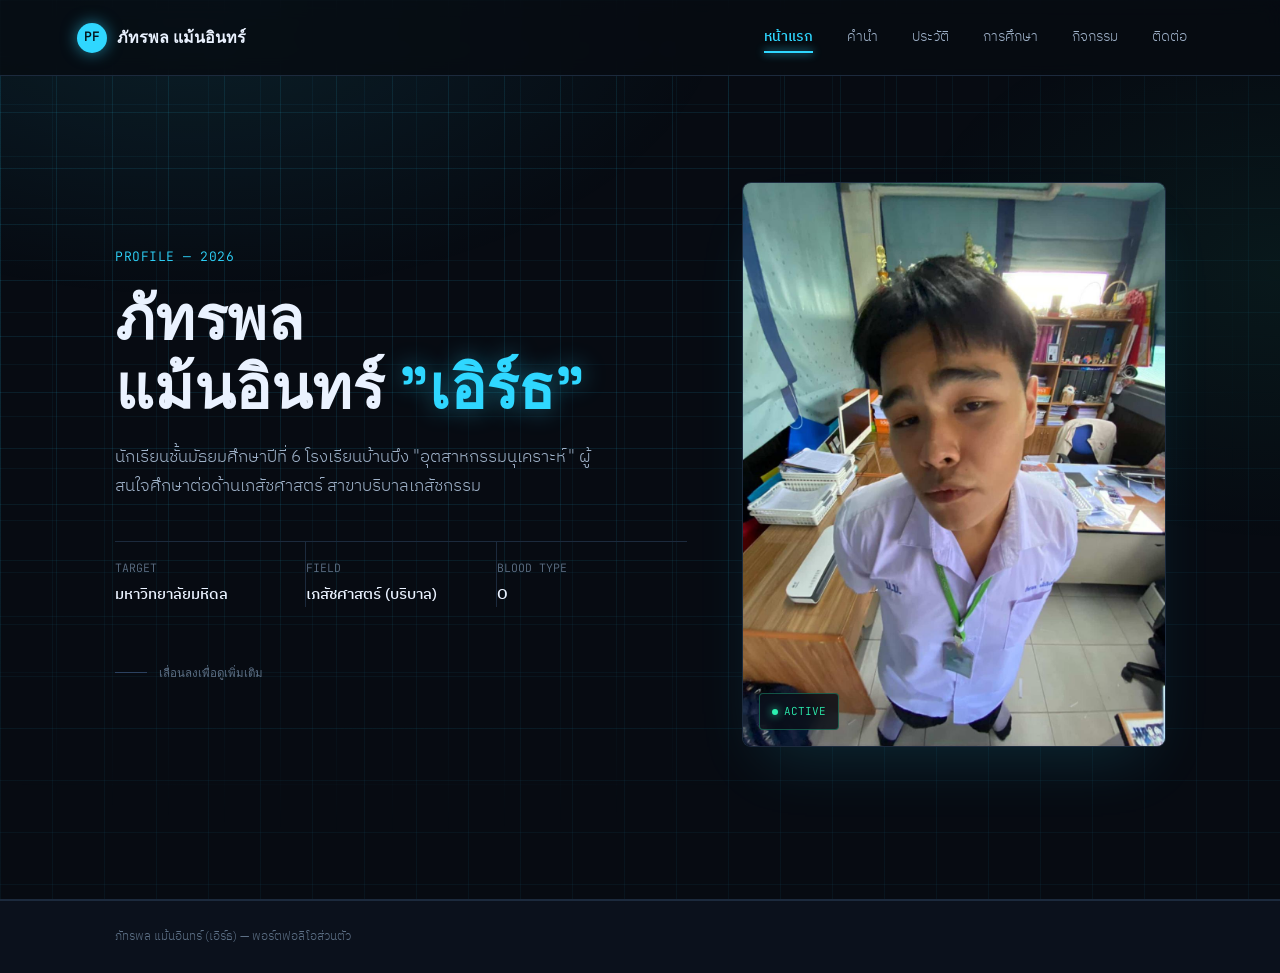
<file: index.html>
<!DOCTYPE html>
<html lang="th">
<head>
<meta charset="UTF-8">
<meta name="viewport" content="width=device-width, initial-scale=1.0">
<title>ภัทรพล แม้นอินทร์ | Portfolio</title>
<link rel="preconnect" href="https://fonts.googleapis.com">
<link rel="preconnect" href="https://fonts.gstatic.com" crossorigin>
<link href="https://fonts.googleapis.com/css2?family=Space+Grotesk:wght@400;500;600;700&family=IBM+Plex+Sans+Thai:wght@300;400;500;600;700&family=JetBrains+Mono:wght@400;500&display=swap" rel="stylesheet">
<link rel="stylesheet" href="style.css">
</head>
<body>

<header class="topnav">
  <a href="index.html" class="brand"><span class="rx mono">PF</span>ภัทรพล แม้นอินทร์</a>
  <nav class="links" id="navLinks">
    <a href="index.html">หน้าแรก</a>
    <a href="intro.html">คำนำ</a>
    <a href="profile.html">ประวัติ</a>
    <a href="education.html">การศึกษา</a>
    <a href="activities.html">กิจกรรม</a>
    <a href="contact.html">ติดต่อ</a>
  </nav>
  <button class="nav-toggle" id="navToggle" aria-label="เปิดเมนู"><span></span><span></span><span></span></button>
</header>

<section id="home">
  <div class="grid-field"></div>
  <div class="home-wrap">
    <div class="home-copy">
      <div class="eyebrow">PROFILE — 2026</div>
      <h1>ภัทรพล<br>แม้นอินทร์<span class="nick"> "เอิร์ธ"</span></h1>
      <p class="role">นักเรียนชั้นมัธยมศึกษาปีที่ 6 โรงเรียนบ้านบึง "อุตสาหกรรมนุเคราะห์" ผู้สนใจศึกษาต่อด้านเภสัชศาสตร์ สาขาบริบาลเภสัชกรรม</p>
      <div class="stat-row">
        <div class="stat"><div class="n">TARGET</div><div class="v">มหาวิทยาลัยมหิดล</div></div>
        <div class="stat"><div class="n">FIELD</div><div class="v">เภสัชศาสตร์ (บริบาล)</div></div>
        <div class="stat"><div class="n">BLOOD TYPE</div><div class="v">O</div></div>
      </div>
      <div class="scroll-cue"><div class="line"></div>เลื่อนลงเพื่อดูเพิ่มเติม</div>
    </div>
    <div class="hero-photo">
      <img id="imgHero" alt="รูปโปรไฟล์ ภัทรพล แม้นอินทร์" onerror="this.style.display='none';this.nextElementSibling.style.display='flex';">
      <div class="ph-fallback" style="display:none;">[ ไม่พบไฟล์รูป ]<br>heroProfile</div>
      <div class="vital-tag"><span class="dot"></span>ACTIVE</div>
    </div>
  </div>
</section>

<footer>ภัทรพล แม้นอินทร์ (เอิร์ธ) — พอร์ตฟอลิโอส่วนตัว</footer>

<script src="common.js"></script>
<script>
  applyImage('imgHero','heroProfile');
</script>

</body>
</html>
</file>
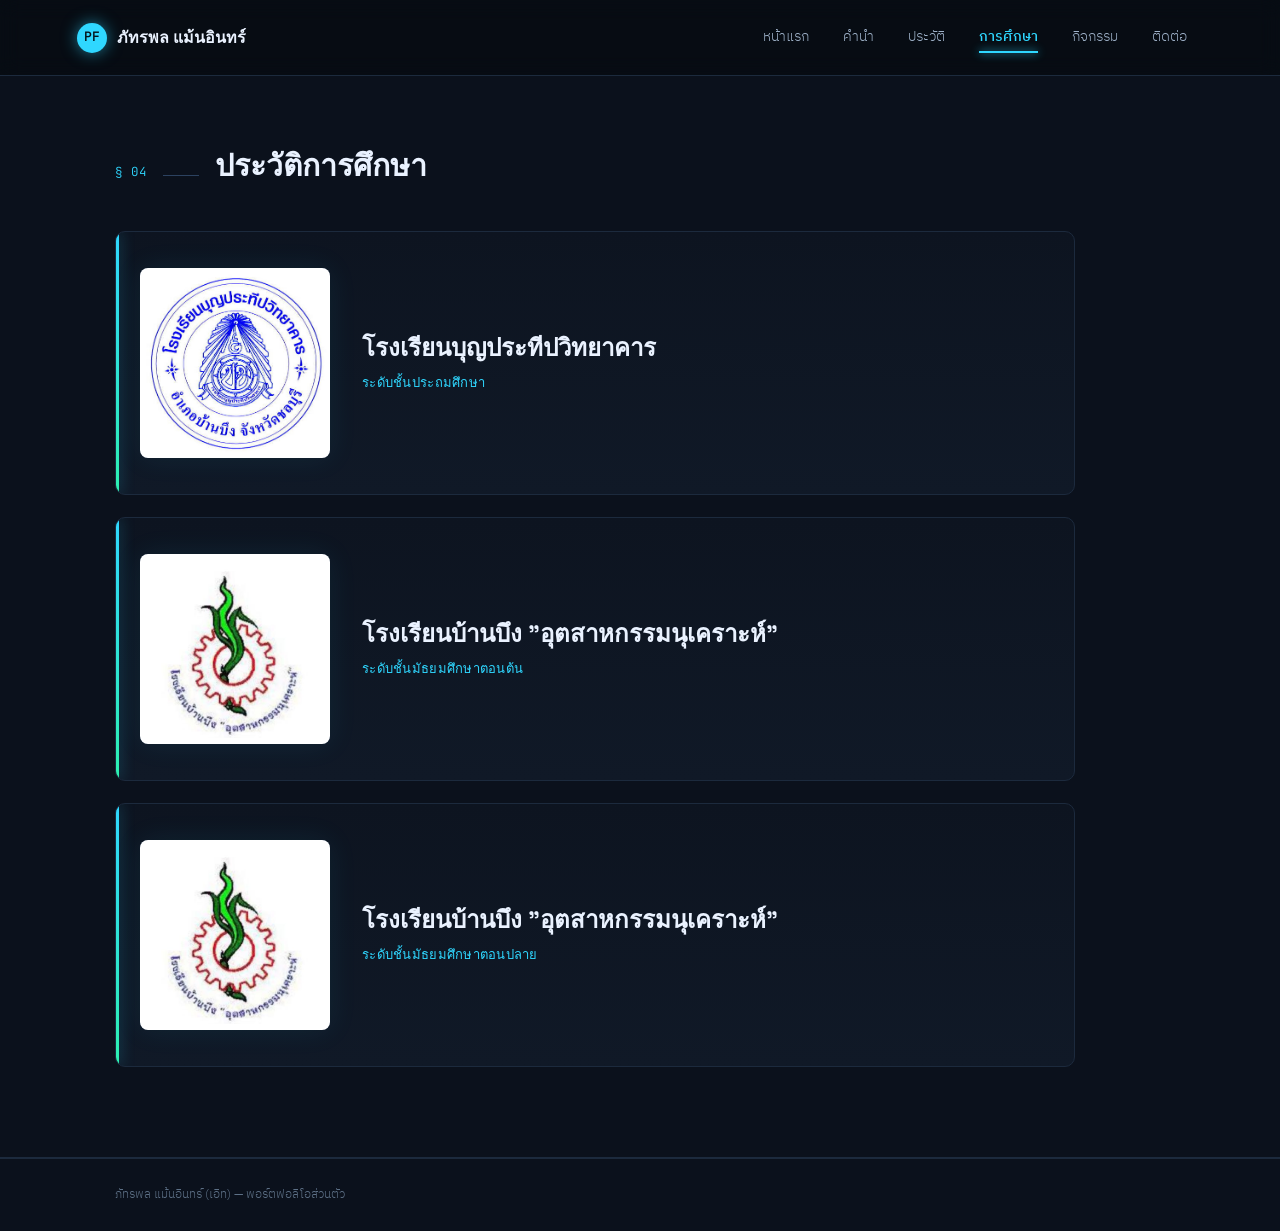
<file: education.html>
<!DOCTYPE html>
<html lang="th">
<head>
<meta charset="UTF-8">
<meta name="viewport" content="width=device-width, initial-scale=1.0">
<title>ประวัติการศึกษา | ภัทรพล แม้นอินทร์</title>
<link rel="preconnect" href="https://fonts.googleapis.com">
<link rel="preconnect" href="https://fonts.gstatic.com" crossorigin>
<link href="https://fonts.googleapis.com/css2?family=Space+Grotesk:wght@400;500;600;700&family=IBM+Plex+Sans+Thai:wght@300;400;500;600;700&family=JetBrains+Mono:wght@400;500&display=swap" rel="stylesheet">
<link rel="stylesheet" href="style.css">
</head>
<body>

<header class="topnav">
  <a href="index.html" class="brand"><span class="rx mono">PF</span>ภัทรพล แม้นอินทร์</a>
  <nav class="links" id="navLinks">
    <a href="index.html">หน้าแรก</a>
    <a href="intro.html">คำนำ</a>
    <a href="profile.html">ประวัติ</a>
    <a href="education.html">การศึกษา</a>
    <a href="activities.html">กิจกรรม</a>
    <a href="contact.html">ติดต่อ</a>
  </nav>
  <button class="nav-toggle" id="navToggle" aria-label="เปิดเมนู"><span></span><span></span><span></span></button>
</header>

<section id="education">
  <div class="kicker"><span class="code mono">§ 04</span><div class="rule"></div><h2>ประวัติการศึกษา</h2></div>
  <div class="timeline">
    <div class="tl-item">
      <div class="tl-logo-wrap"><img class="tl-logo" id="imgEdu1" alt="โลโก้โรงเรียนบุญประทีปวิทยาคาร" onerror="this.style.display='none';"></div>
      <div><h3>โรงเรียนบุญประทีปวิทยาคาร</h3><div class="lvl">ระดับชั้นประถมศึกษา</div></div>
    </div>
    <div class="tl-item">
      <div class="tl-logo-wrap"><img class="tl-logo" id="imgEdu2" alt="โลโก้โรงเรียนบ้านบึงอุตสาหกรรมนุเคราะห์" onerror="this.style.display='none';"></div>
      <div><h3>โรงเรียนบ้านบึง "อุตสาหกรรมนุเคราะห์"</h3><div class="lvl">ระดับชั้นมัธยมศึกษาตอนต้น</div></div>
    </div>
    <div class="tl-item">
      <div class="tl-logo-wrap"><img class="tl-logo" id="imgEdu3" alt="โลโก้โรงเรียนบ้านบึงอุตสาหกรรมนุเคราะห์" onerror="this.style.display='none';"></div>
      <div><h3>โรงเรียนบ้านบึง "อุตสาหกรรมนุเคราะห์"</h3><div class="lvl">ระดับชั้นมัธยมศึกษาตอนปลาย</div></div>
    </div>
  </div>
</section>

<footer>ภัทรพล แม้นอินทร์ (เอิท) — พอร์ตฟอลิโอส่วนตัว</footer>

<script src="common.js"></script>
<script>
  applyImage('imgEdu1','eduLogo1');
  applyImage('imgEdu2','eduLogo2');
  applyImage('imgEdu3','eduLogo3');
</script>

</body>
</html>
</file>
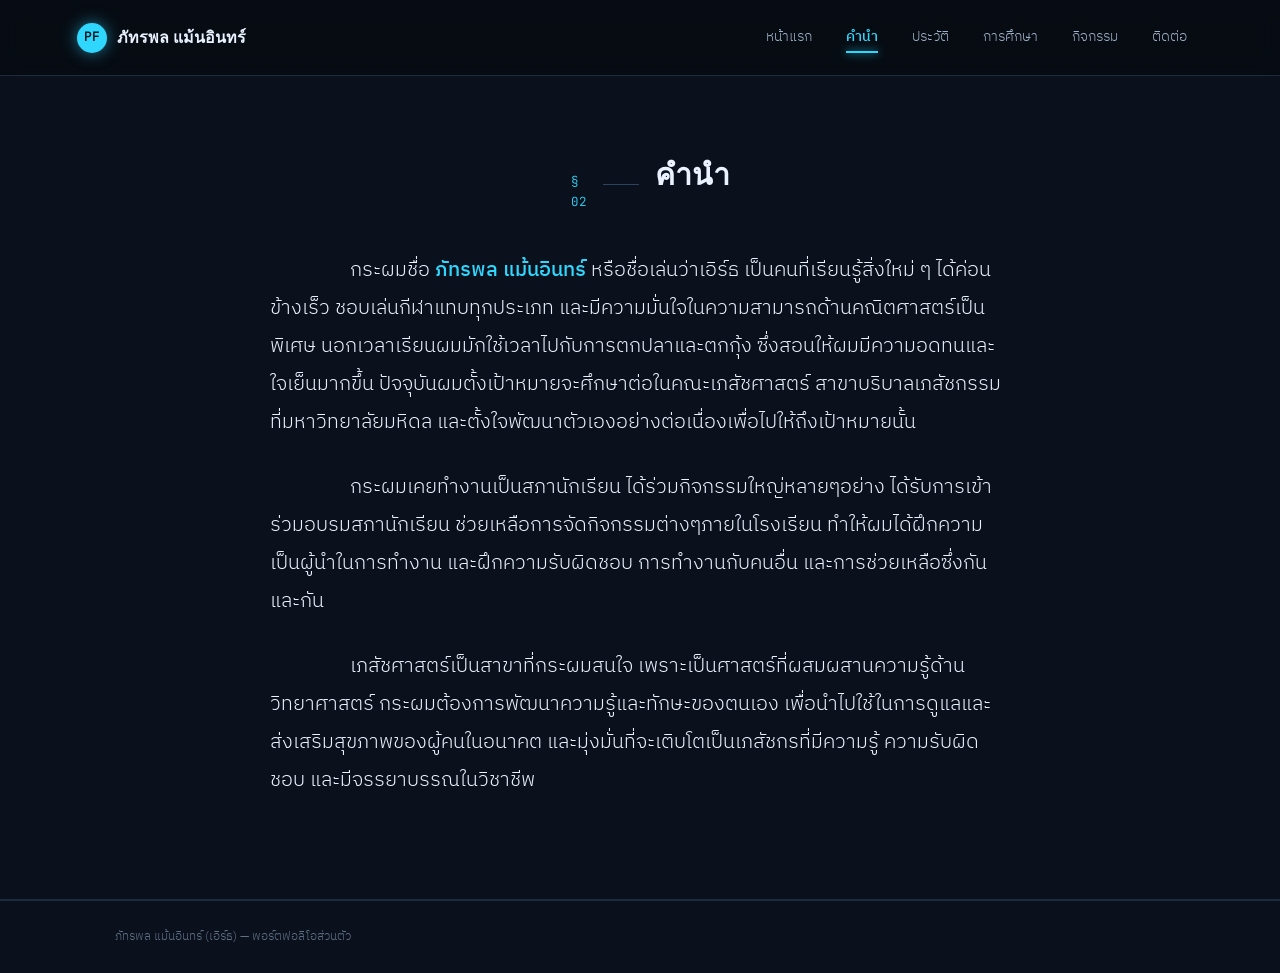
<file: intro.html>
<!DOCTYPE html>
<html lang="th">
<head>
<meta charset="UTF-8">
<meta name="viewport" content="width=device-width, initial-scale=1.0">
<title>คำนำ | ภัทรพล แม้นอินทร์</title>
<link rel="preconnect" href="https://fonts.googleapis.com">
<link rel="preconnect" href="https://fonts.gstatic.com" crossorigin>
<link href="https://fonts.googleapis.com/css2?family=Space+Grotesk:wght@400;500;600;700&family=IBM+Plex+Sans+Thai:wght@300;400;500;600;700&family=JetBrains+Mono:wght@400;500&display=swap" rel="stylesheet">
<link rel="stylesheet" href="style.css">
</head>
<body>

<header class="topnav">
  <a href="index.html" class="brand"><span class="rx mono">PF</span>ภัทรพล แม้นอินทร์</a>
  <nav class="links" id="navLinks">
    <a href="index.html">หน้าแรก</a>
    <a href="intro.html">คำนำ</a>
    <a href="profile.html">ประวัติ</a>
    <a href="education.html">การศึกษา</a>
    <a href="activities.html">กิจกรรม</a>
    <a href="contact.html">ติดต่อ</a>
  </nav>
  <button class="nav-toggle" id="navToggle" aria-label="เปิดเมนู"><span></span><span></span><span></span></button>
</header>

<section id="intro">
  <div class="kicker"><span class="code mono">§ 02</span><div class="rule"></div><h2>คำนำ</h2></div>
  <div class="intro-wrap">
    <p class="intro-text">กระผมชื่อ <span class="hl">ภัทรพล แม้นอินทร์</span> หรือชื่อเล่นว่าเอิร์ธ เป็นคนที่เรียนรู้สิ่งใหม่ ๆ ได้ค่อนข้างเร็ว ชอบเล่นกีฬาแทบทุกประเภท และมีความมั่นใจในความสามารถด้านคณิตศาสตร์เป็นพิเศษ นอกเวลาเรียนผมมักใช้เวลาไปกับการตกปลาและตกกุ้ง ซึ่งสอนให้ผมมีความอดทนและใจเย็นมากขึ้น ปัจจุบันผมตั้งเป้าหมายจะศึกษาต่อในคณะเภสัชศาสตร์ สาขาบริบาลเภสัชกรรม ที่มหาวิทยาลัยมหิดล และตั้งใจพัฒนาตัวเองอย่างต่อเนื่องเพื่อไปให้ถึงเป้าหมายนั้น</p>
    <br>
    <p class="intro-text">กระผมเคยทำงานเป็นสภานักเรียน ได้ร่วมกิจกรรมใหญ่หลายๆอย่าง ได้รับการเข้าร่วมอบรมสภานักเรียน ช่วยเหลือการจัดกิจกรรมต่างๆภายในโรงเรียน ทำให้ผมได้ฝึกความเป็นผู้นำในการทำงาน และฝึกความรับผิดชอบ การทำงานกับคนอื่น และการช่วยเหลือซึ่งกันและกัน</p>
    <br>
    <p class="intro-text">เภสัชศาสตร์เป็นสาขาที่กระผมสนใจ เพราะเป็นศาสตร์ที่ผสมผสานความรู้ด้านวิทยาศาสตร์ กระผมต้องการพัฒนาความรู้และทักษะของตนเอง เพื่อนำไปใช้ในการดูแลและส่งเสริมสุขภาพของผู้คนในอนาคต และมุ่งมั่นที่จะเติบโตเป็นเภสัชกรที่มีความรู้ ความรับผิดชอบ และมีจรรยาบรรณในวิชาชีพ</p>
  </div>
</section>

<footer>ภัทรพล แม้นอินทร์ (เอิร์ธ) — พอร์ตฟอลิโอส่วนตัว</footer>

<script src="common.js"></script>

</body>
</html>
</file>
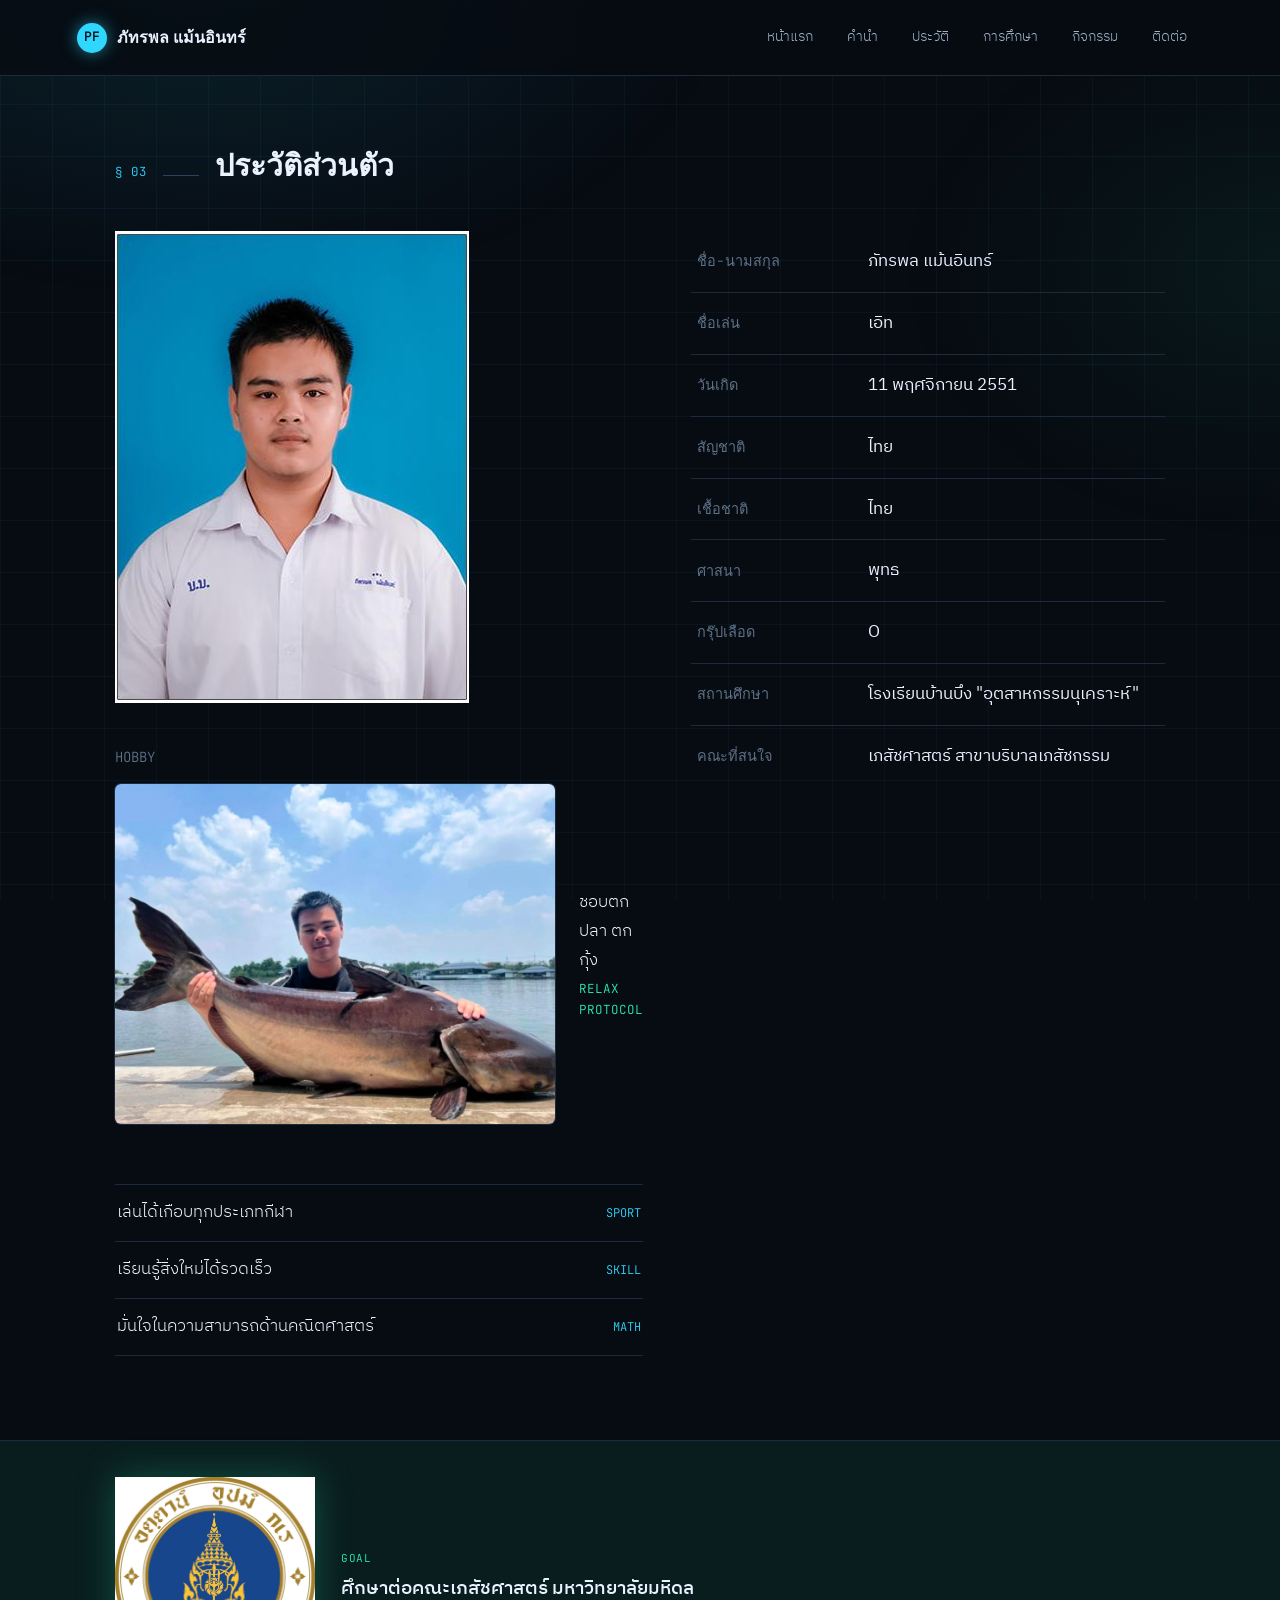
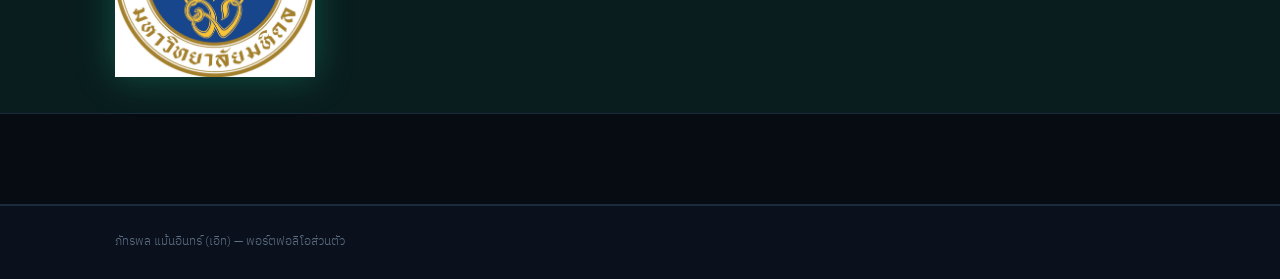
<file: profile (2).html>
<!DOCTYPE html>
<html lang="th">
<head>
<meta charset="UTF-8">
<meta name="viewport" content="width=device-width, initial-scale=1.0">
<title>ประวัติส่วนตัว | ภัทรพล แม้นอินทร์</title>
<link rel="preconnect" href="https://fonts.googleapis.com">
<link rel="preconnect" href="https://fonts.gstatic.com" crossorigin>
<link href="https://fonts.googleapis.com/css2?family=Space+Grotesk:wght@400;500;600;700&family=IBM+Plex+Sans+Thai:wght@300;400;500;600;700&family=JetBrains+Mono:wght@400;500&display=swap" rel="stylesheet">
<link rel="stylesheet" href="style.css">
</head>
<body>

<header class="topnav">
  <a href="index.html" class="brand"><span class="rx mono">PF</span>ภัทรพล แม้นอินทร์</a>
  <nav class="links" id="navLinks">
    <a href="index.html">หน้าแรก</a>
    <a href="intro.html">คำนำ</a>
    <a href="profile.html">ประวัติ</a>
    <a href="education.html">การศึกษา</a>
    <a href="activities.html">กิจกรรม</a>
    <a href="contact.html">ติดต่อ</a>
  </nav>
  <button class="nav-toggle" id="navToggle" aria-label="เปิดเมนู"><span></span><span></span><span></span></button>
</header>

<section id="profile">
  <div class="kicker"><span class="code mono">§ 03</span><div class="rule"></div><h2>ประวัติส่วนตัว</h2></div>
  <div class="profile-grid">
    <div>
      <div class="profile-photo">
        <img id="imgPersonal" alt="รูปโปรไฟล์" onerror="this.style.display='none';this.nextElementSibling.style.display='flex';">
        <div class="ph-fallback" style="display:none;">[ ไม่พบไฟล์รูป ]<br>personalProfile</div>
      </div>

      <div class="sub-block-title">HOBBY</div>
      <div class="hobby-row">
        <img id="imgFishing" alt="ภาพตกปลา" onerror="this.style.display='none';">
        <div class="txt"><p>ชอบตกปลา ตกกุ้ง</p><div class="tag">RELAX PROTOCOL</div></div>
      </div>

      <div class="trait-row">
        <div class="trait-item"><p>เล่นได้เกือบทุกประเภทกีฬา</p><div class="tag">SPORT</div></div>
        <div class="trait-item"><p>เรียนรู้สิ่งใหม่ได้รวดเร็ว</p><div class="tag">SKILL</div></div>
        <div class="trait-item"><p>มั่นใจในความสามารถด้านคณิตศาสตร์</p><div class="tag">MATH</div></div>
      </div>
    </div>

    <table class="data-table">
      <tr><td>ชื่อ-นามสกุล</td><td>ภัทรพล แม้นอินทร์</td></tr>
      <tr><td>ชื่อเล่น</td><td>เอิท</td></tr>
      <tr><td>วันเกิด</td><td>11 พฤศจิกายน 2551</td></tr>
      <tr><td>สัญชาติ</td><td>ไทย</td></tr>
      <tr><td>เชื้อชาติ</td><td>ไทย</td></tr>
      <tr><td>ศาสนา</td><td>พุทธ</td></tr>
      <tr><td>กรุ๊ปเลือด</td><td>O</td></tr>
      <tr><td>สถานศึกษา</td><td>โรงเรียนบ้านบึง "อุตสาหกรรมนุเคราะห์"</td></tr>
      <tr><td>คณะที่สนใจ</td><td>เภสัชศาสตร์ สาขาบริบาลเภสัชกรรม</td></tr>
    </table>
  </div>

  <div class="goal-strip-full">
    <img id="imgGoal" alt="โลโก้มหาวิทยาลัยมหิดล" onerror="this.style.display='none';">
    <div>
      <span class="tag">GOAL</span>
      <p>ศึกษาต่อคณะเภสัชศาสตร์ มหาวิทยาลัยมหิดล</p>
    </div>
  </div>
</section>

<footer>ภัทรพล แม้นอินทร์ (เอิท) — พอร์ตฟอลิโอส่วนตัว</footer>

<script src="common.js"></script>
<script>
  applyImage('imgPersonal','personalProfile');
  applyImage('imgFishing','hobbyFishing');
  applyImage('imgGoal','goalLogo');
</script>

</body>
</html>
</file>
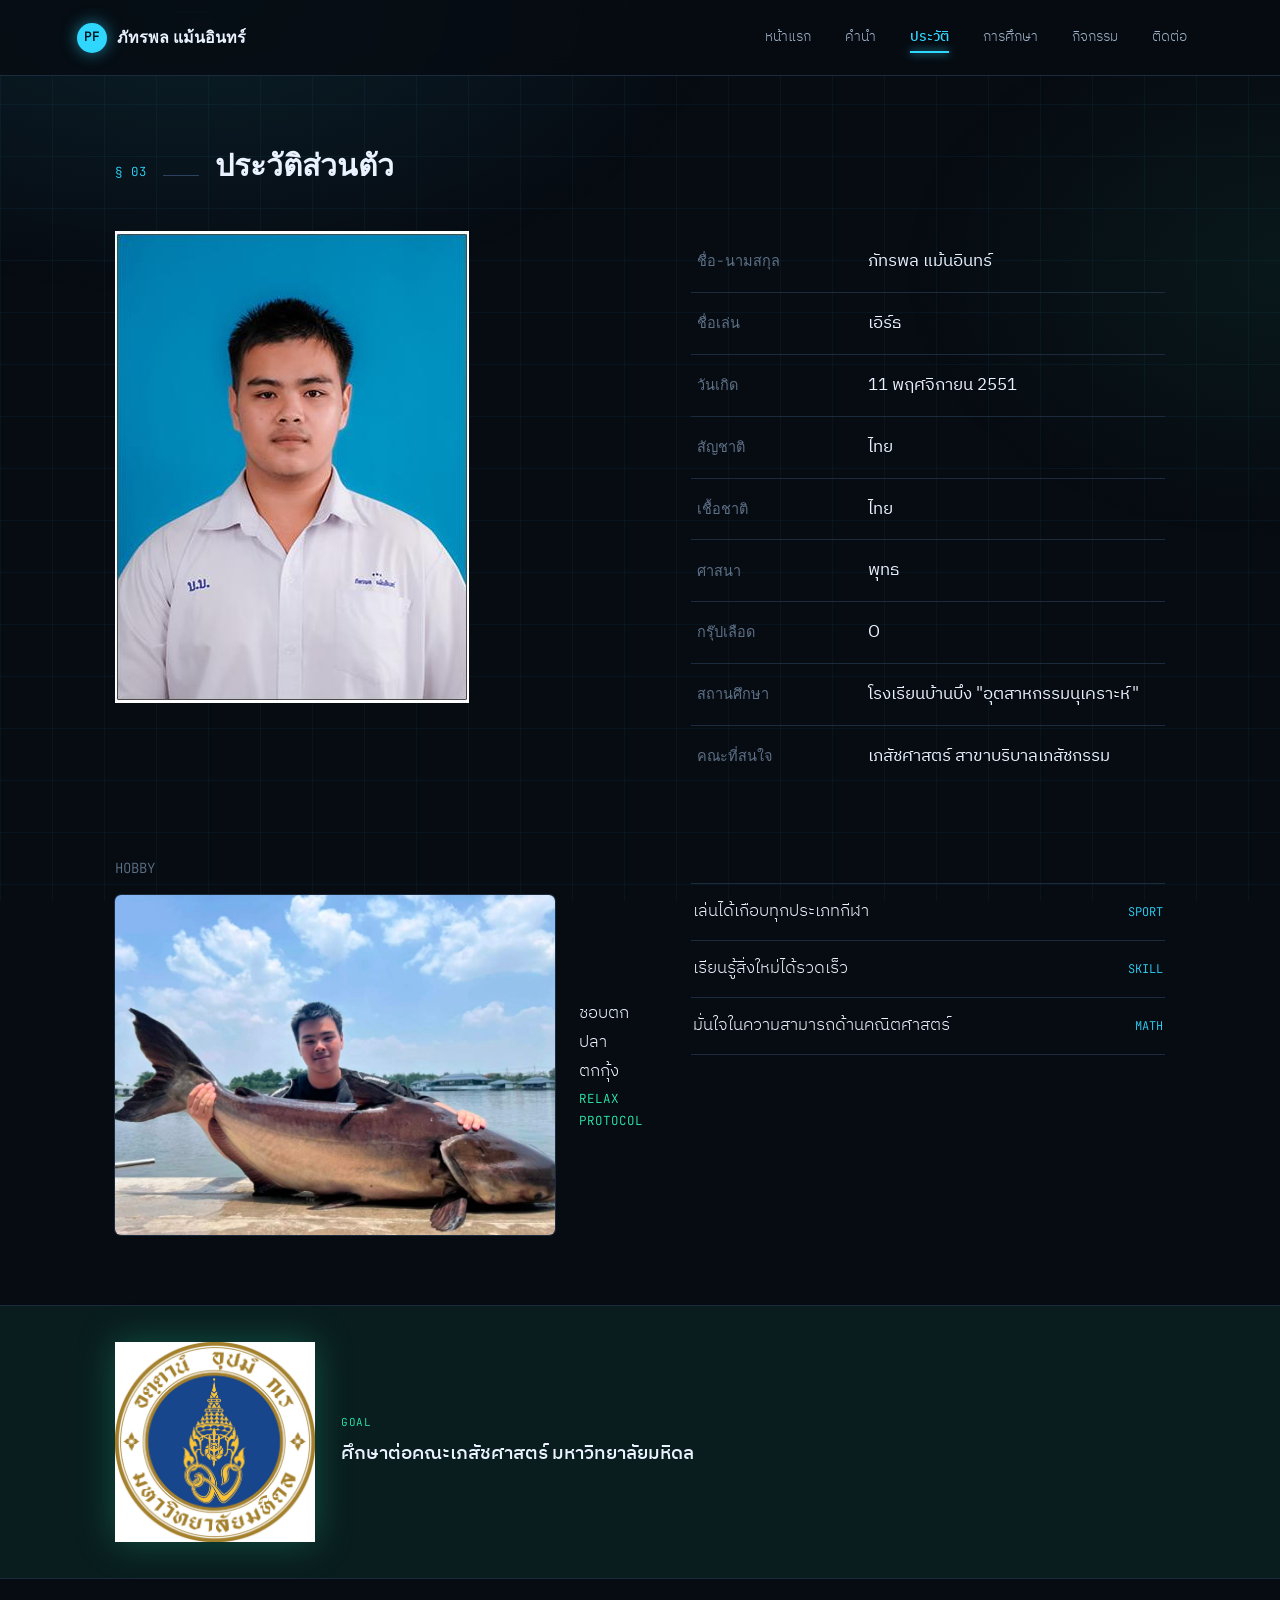
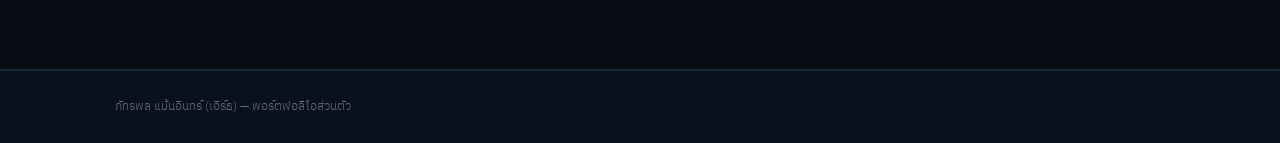
<file: profile.html>
<!DOCTYPE html>
<html lang="th">
<head>
<meta charset="UTF-8">
<meta name="viewport" content="width=device-width, initial-scale=1.0">
<title>ประวัติส่วนตัว | ภัทรพล แม้นอินทร์</title>
<link rel="preconnect" href="https://fonts.googleapis.com">
<link rel="preconnect" href="https://fonts.gstatic.com" crossorigin>
<link href="https://fonts.googleapis.com/css2?family=Space+Grotesk:wght@400;500;600;700&family=IBM+Plex+Sans+Thai:wght@300;400;500;600;700&family=JetBrains+Mono:wght@400;500&display=swap" rel="stylesheet">
<link rel="stylesheet" href="style.css">
</head>
<body>

<header class="topnav">
  <a href="index.html" class="brand"><span class="rx mono">PF</span>ภัทรพล แม้นอินทร์</a>
  <nav class="links" id="navLinks">
    <a href="index.html">หน้าแรก</a>
    <a href="intro.html">คำนำ</a>
    <a href="profile.html">ประวัติ</a>
    <a href="education.html">การศึกษา</a>
    <a href="activities.html">กิจกรรม</a>
    <a href="contact.html">ติดต่อ</a>
  </nav>
  <button class="nav-toggle" id="navToggle" aria-label="เปิดเมนู"><span></span><span></span><span></span></button>
</header>

<section id="profile">
  <div class="kicker"><span class="code mono">§ 03</span><div class="rule"></div><h2>ประวัติส่วนตัว</h2></div>

  <div class="profile-grid">
    <div class="gr-photo">
      <div class="profile-photo">
        <img id="imgPersonal" alt="รูปโปรไฟล์" onerror="this.style.display='none';this.nextElementSibling.style.display='flex';">
        <div class="ph-fallback" style="display:none;">[ ไม่พบไฟล์รูป ]<br>personalProfile</div>
      </div>
    </div>

    <table class="data-table">
      <tr><td>ชื่อ-นามสกุล</td><td>ภัทรพล แม้นอินทร์</td></tr>
      <tr><td>ชื่อเล่น</td><td>เอิร์ธ</td></tr>
      <tr><td>วันเกิด</td><td>11 พฤศจิกายน 2551</td></tr>
      <tr><td>สัญชาติ</td><td>ไทย</td></tr>
      <tr><td>เชื้อชาติ</td><td>ไทย</td></tr>
      <tr><td>ศาสนา</td><td>พุทธ</td></tr>
      <tr><td>กรุ๊ปเลือด</td><td>O</td></tr>
      <tr><td>สถานศึกษา</td><td>โรงเรียนบ้านบึง "อุตสาหกรรมนุเคราะห์"</td></tr>
      <tr><td>คณะที่สนใจ</td><td>เภสัชศาสตร์ สาขาบริบาลเภสัชกรรม</td></tr>
    </table>

    <div class="gr-hobby">
      <div class="sub-block-title">HOBBY</div>
      <div class="hobby-row">
        <img id="imgFishing" alt="ภาพตกปลา" onerror="this.style.display='none';">
        <div class="txt"><p>ชอบตกปลา <br>ตกกุ้ง</p><div class="tag">RELAX PROTOCOL</div></div>
      </div>
    </div>

    <div class="trait-row">
      <div class="trait-item"><p>เล่นได้เกือบทุกประเภทกีฬา</p><div class="tag">SPORT</div></div>
      <div class="trait-item"><p>เรียนรู้สิ่งใหม่ได้รวดเร็ว</p><div class="tag">SKILL</div></div>
      <div class="trait-item"><p>มั่นใจในความสามารถด้านคณิตศาสตร์</p><div class="tag">MATH</div></div>
    </div>
  </div>

  <div class="goal-strip-full">
    <img id="imgGoal" alt="โลโก้มหาวิทยาลัยมหิดล" onerror="this.style.display='none';">
    <div>
      <span class="tag">GOAL</span>
      <p>ศึกษาต่อคณะเภสัชศาสตร์ มหาวิทยาลัยมหิดล</p>
    </div>
  </div>
</section>

<footer>ภัทรพล แม้นอินทร์ (เอิร์ธ) — พอร์ตฟอลิโอส่วนตัว</footer>

<script src="common.js"></script>
<script>
  applyImage('imgPersonal','personalProfile');
  applyImage('imgFishing','hobbyFishing');
  applyImage('imgGoal','goalLogo');
</script>


</body>
</html>
</file>
<file: style.css>
:root{
  --bg:#070B12;
  --bg-alt:#0B111C;
  --panel:#0D1420;
  --panel-soft:#101927;
  --ink:#EAF2FF;
  --ink-soft:#9FB2C9;
  --ink-dim:#5D7086;
  --line:#1C2A3D;
  --line-strong:#2C4260;
  --clin-blue:#2FD7FF;
  --clin-blue-dim:#1AA6D6;
  --clin-blue-soft:rgba(47,215,255,0.09);
  --vital:#2CF0B0;
  --vital-soft:rgba(44,240,176,0.08);
  --warn:#FF7A45;
}
*{box-sizing:border-box;margin:0;padding:0;}
html{scroll-behavior:smooth;}
body{
  background:var(--bg);
  color:var(--ink);
  font-family:'IBM Plex Sans Thai','IBM Plex Sans',sans-serif;
  font-weight:300;
  line-height:1.7;
  overflow-x:hidden;
}
h1,h2,h3,.disp{font-family:'Space Grotesk',sans-serif;}
.mono{font-family:'JetBrains Mono',monospace;}

/* circuit-style blueprint grid across the whole page, faint */
body::before{
  content:"";position:fixed;inset:0;z-index:0;pointer-events:none;
  background-image:
    linear-gradient(rgba(47,215,255,0.05) 1px, transparent 1px),
    linear-gradient(90deg, rgba(47,215,255,0.05) 1px, transparent 1px);
  background-size:52px 52px;
}
body::after{
  content:"";position:fixed;inset:0;z-index:0;pointer-events:none;
  background:radial-gradient(ellipse 900px 500px at 15% 0%, rgba(47,215,255,0.10), transparent 60%),
             radial-gradient(ellipse 700px 500px at 100% 30%, rgba(44,240,176,0.06), transparent 55%);
}

.grid-field{
  position:absolute;inset:0;z-index:0;pointer-events:none;
  background-image:
    linear-gradient(rgba(47,215,255,0.10) 1px, transparent 1px),
    linear-gradient(90deg, rgba(47,215,255,0.10) 1px, transparent 1px);
  background-size:56px 56px;
  mask-image:radial-gradient(ellipse 80% 70% at 30% 30%, #000 40%, transparent 90%);
}

header.topnav{
  position:fixed;top:0;left:0;right:0;z-index:100;
  display:flex;align-items:center;justify-content:space-between;
  padding:0 6vw;height:76px;
  background:rgba(7,11,18,0.82);backdrop-filter:blur(10px);
  border-bottom:1px solid var(--line);
}
.brand{display:flex;align-items:center;gap:10px;font-family:'Space Grotesk',sans-serif;font-weight:600;font-size:16px;color:var(--ink);text-decoration:none;}
.brand .rx{
  width:30px;height:30px;border-radius:50%;background:var(--clin-blue);color:#04141B;
  display:flex;align-items:center;justify-content:center;font-size:13px;font-family:'JetBrains Mono',monospace;
  box-shadow:0 0 16px rgba(47,215,255,0.55);
}
nav.links{display:flex;gap:2px;align-items:center;}
nav.links a{
  position:relative;font-size:13.5px;color:var(--ink-soft);text-decoration:none;
  padding:10px 16px;transition:color .2s;
}
nav.links a::after{content:"";position:absolute;left:16px;right:16px;bottom:6px;height:2px;background:var(--clin-blue);box-shadow:0 0 8px var(--clin-blue);transform:scaleX(0);transform-origin:left;transition:transform .25s;}
nav.links a:hover{color:var(--ink);}
nav.links a.active{color:var(--clin-blue);font-weight:500;}
nav.links a.active::after{transform:scaleX(1);}
.nav-toggle{display:none;flex-direction:column;gap:5px;background:none;border:none;cursor:pointer;padding:8px;}
.nav-toggle span{width:22px;height:1.5px;background:var(--ink);}
@media (max-width:820px){
  nav.links{
    position:fixed;top:76px;right:0;left:0;background:var(--panel);
    flex-direction:column;align-items:stretch;border-bottom:1px solid var(--line);
    max-height:0;overflow:hidden;transition:max-height .3s ease;gap:0;
  }
  nav.links.open{max-height:400px;}
  nav.links a{padding:16px 6vw;border-bottom:1px solid var(--line);}
  nav.links a::after{display:none;}
  .nav-toggle{display:flex;}
}

section{
  position:relative;z-index:1;min-height:100vh;
  padding:140px 9vw 90px;
  display:flex;flex-direction:column;justify-content:center;
  border-bottom:1px solid var(--line);
}

.kicker{display:flex;align-items:baseline;gap:16px;margin-bottom:40px;}
.kicker .code{font-size:12.5px;color:var(--clin-blue);font-family:'JetBrains Mono',monospace;}
.kicker .rule{flex:0 0 36px;height:1px;background:var(--line-strong);}
.kicker h2{font-size:clamp(22px,2.4vw,30px);font-weight:600;color:var(--ink);}

/* ---- HOME ---- */
#home{padding-top:120px;overflow:hidden;}
.home-wrap{position:relative;display:grid;grid-template-columns:1.15fr 0.85fr;gap:56px;align-items:center;max-width:1180px;}
.home-copy .eyebrow{font-size:13px;color:var(--clin-blue);letter-spacing:0.04em;margin-bottom:18px;font-family:'JetBrains Mono',monospace;}
.home-copy h1{font-size:clamp(38px,5.2vw,60px);font-weight:600;line-height:1.14;color:var(--ink);}
.home-copy .nick{color:var(--clin-blue);text-shadow:0 0 24px rgba(47,215,255,0.45);}
.home-copy .role{margin-top:20px;font-size:17px;color:var(--ink-soft);font-weight:300;max-width:480px;}
.stat-row{display:flex;gap:0;margin-top:40px;border-top:1px solid var(--line);}
.stat{flex:1;padding:16px 18px 0 0;border-right:1px solid var(--line);}
.stat:last-child{border-right:none;}
.stat .n{font-size:11.5px;color:var(--ink-dim);font-family:'JetBrains Mono',monospace;}
.stat .v{font-size:15px;color:var(--ink);margin-top:4px;font-weight:500;}

.hero-photo{position:relative;width:100%;aspect-ratio:3/4;border-radius:8px;box-shadow:0 0 0 1px var(--line), 0 30px 60px -20px rgba(47,215,255,0.15);}
.hero-photo img{width:100%;height:100%;object-fit:cover;display:block;border-radius:8px;}
.hero-photo .vital-tag{
  position:absolute;bottom:16px;left:16px;background:rgba(9,14,22,0.82);backdrop-filter:blur(6px);
  padding:8px 12px;border-radius:4px;font-size:11px;font-family:'JetBrains Mono',monospace;color:var(--vital);
  display:flex;align-items:center;gap:6px;border:1px solid rgba(44,240,176,0.3);
}
.hero-photo .vital-tag .dot{width:6px;height:6px;border-radius:50%;background:var(--vital);box-shadow:0 0 8px var(--vital);animation:pulse 1.8s ease-in-out infinite;}
@keyframes pulse{0%,100%{opacity:1;}50%{opacity:0.35;}}
.ph-fallback{
  width:100%;height:100%;display:flex;align-items:center;justify-content:center;
  background:var(--panel-soft);color:var(--ink-dim);font-size:12px;font-family:'JetBrains Mono',monospace;
  text-align:center;border-radius:8px;border:1px dashed var(--line-strong);
}

.scroll-cue{margin-top:56px;display:flex;align-items:center;gap:12px;color:var(--ink-dim);font-size:11.5px;font-family:'JetBrains Mono',monospace;}
.scroll-cue .line{width:32px;height:1px;background:var(--line-strong);}

/* ---- INTRO ---- */
#intro{align-items:center;background:var(--bg-alt);}
.intro-wrap{max-width:740px;}
.intro-wrap p{font-size:clamp(17px,1.9vw,20px);color:var(--ink);font-weight:300;line-height:1.9;}
.intro-wrap p .hl{color:var(--clin-blue);font-weight:500;}

/* ---- PROFILE ---- */
.profile-grid{
  display:grid;
  grid-template-columns:0.85fr 1.15fr;
  grid-template-areas:
    "photo table"
    "hobby trait";
  column-gap:48px;
  row-gap:36px;
  max-width:1180px;
  align-items:start;
}
.gr-photo{grid-area:photo;}
.data-table{grid-area:table;}
.gr-hobby{grid-area:hobby;}
.trait-row{
  grid-area:trait;
  display:flex;
  flex-direction:column;
  justify-content:center;
  border-top:none;
}
@media (max-width:820px){
  .profile-grid{
    grid-template-columns:1fr;
    grid-template-areas:
      "photo"
      "hobby"
      "table"
      "trait";
  }
}
.data-table{width:100%;border-collapse:collapse;}
.data-table tr{border-bottom:1px solid var(--line);}
.data-table tr:last-child{border-bottom:none;}
.data-table td{padding:16px 6px;font-size:17px;}
.data-table td:first-child{color:var(--ink-dim);width:36%;font-size:14.5px;font-family:'JetBrains Mono',monospace;}
.data-table td:last-child{color:var(--ink);font-weight:400;font-size:17px;}

.sub-block-title{font-size:14px;color:var(--ink-dim);font-family:'JetBrains Mono',monospace;margin:34px 0 14px;}

.hobby-row{
  display:flex;
  gap:24px;
  align-items:center;
  margin-bottom:22px;
}
.hobby-row img{
  width:440px;
  height:340px;
  object-fit:cover;
  border-radius:6px;
  flex-shrink:0;
  box-shadow:0 0 0 1px var(--line);
}
.hobby-side{
  flex:1;
  display:flex;
  flex-direction:column;
  justify-content:flex-start;
  min-width:0;
}
.hobby-row .txt p{font-size:17px;color:var(--ink);}
.hobby-row .txt .tag{font-size:12.5px;color:var(--vital);font-family:'JetBrains Mono',monospace;margin-top:3px;}

.trait-row{
  grid-area:trait;
  display:flex;
  flex-direction:column;
  justify-content:center;
  margin-top:60px;   /* เพิ่มบรรทัดนี้เพื่อดันลงมา ปรับตัวเลขตามชอบ เช่น 40–80px */
  border-top:none;
}
.trait-row{display:flex;flex-direction:column;border-top:1px solid var(--line);}
.trait-item{display:flex;align-items:center;justify-content:space-between;padding:14px 2px;border-bottom:1px solid var(--line);}
.trait-item p{font-size:16.5px;color:var(--ink);}
.trait-item .tag{font-size:12px;color:var(--clin-blue);font-family:'JetBrains Mono',monospace;}

.goal-strip-full{
  width:100vw;position:relative;left:50%;right:50%;margin-left:-50vw;margin-right:-50vw;
  margin-top:48px;background:var(--vital-soft);border-top:1px solid var(--line);border-bottom:1px solid var(--line);
  padding:36px 9vw;display:flex;align-items:center;gap:26px;flex-wrap:wrap;
}
.goal-strip-full img{width:200px;height:200px;object-fit:contain;flex-shrink:0;filter:drop-shadow(0 0 18px rgba(44,240,176,0.25));}
.goal-strip-full .tag{font-size:11px;color:var(--vital);letter-spacing:0.04em;display:block;margin-bottom:6px;font-family:'JetBrains Mono',monospace;}
.goal-strip-full p{font-size:19px;color:var(--ink);font-weight:500;}
@media (max-width:820px){ .goal-strip-full{flex-direction:column;text-align:center;padding:32px 6vw;} }

/* ---- EDUCATION ---- */
#education{background:var(--bg-alt);}
.timeline{max-width:960px;display:flex;flex-direction:column;}
.tl-item{
  display:grid;grid-template-columns:190px 1fr;gap:32px;padding:36px 24px;
  border:1px solid var(--line);border-radius:10px;align-items:center;
  background:linear-gradient(180deg, var(--panel), var(--panel-soft));
  margin-bottom:22px;position:relative;overflow:hidden;
}
.tl-item:last-child{margin-bottom:0;}
.tl-item::before{
  content:"";position:absolute;top:0;left:0;bottom:0;width:3px;
  background:linear-gradient(180deg, var(--clin-blue), var(--vital));
  box-shadow:0 0 14px rgba(47,215,255,0.5);
}
.tl-logo-wrap{
  width:190px;height:190px;border-radius:8px;background:var(--bg);
  display:flex;align-items:center;justify-content:center;
  box-shadow:inset 0 0 0 1px var(--line-strong), 0 0 30px rgba(47,215,255,0.08);
}
.tl-logo{width:100%;height:100%;object-fit:cover;border-radius:8px;padding:0px;}
.tl-item h3{font-size:24px;font-weight:600;color:var(--ink);line-height:1.35;}
.tl-item .lvl{font-size:13px;color:var(--clin-blue);margin-top:8px;font-family:'JetBrains Mono',monospace;letter-spacing:0.02em;}

/* ---- ACTIVITIES ---- */
.act-list{max-width:980px;display:grid;grid-template-columns:1fr 1fr;gap:28px 24px;}
.act-item{display:flex;flex-direction:column;}
.act-cert{width:100%;aspect-ratio:4/3;overflow:hidden;cursor:pointer;border-radius:8px;margin-bottom:12px;box-shadow:0 0 0 1px var(--line);}
.act-cert img{width:100%;height:100%;object-fit:cover;display:block;transition:transform .35s;}
.act-cert:hover img{transform:scale(1.03);}
.act-cert--fit{background:var(--panel-soft);}
.act-cert--fit img{object-fit:contain;}
.act-body p{font-size:14px;color:var(--ink);}
.act-body .n{font-size:11.5px;color:var(--clin-blue);margin-right:8px;font-family:'JetBrains Mono',monospace;}
.act-body .act-sub{
  display:block;
  margin-top:6px;
  padding-left:1.6em;
  color:var(--ink-soft);
}
.lightbox{position:fixed;inset:0;background:rgba(3,6,10,0.94);z-index:200;display:none;align-items:center;justify-content:center;padding:40px;}
.lightbox.open{display:flex;}
.lightbox img{max-width:90vw;max-height:85vh;border-radius:6px;box-shadow:0 0 60px rgba(47,215,255,0.15);}
.lightbox .close{position:absolute;top:24px;right:32px;color:#fff;font-size:28px;cursor:pointer;font-family:'JetBrains Mono',monospace;line-height:1;}

/* ---- CONTACT ---- */
#contact{align-items:flex-start;background:var(--bg-alt);}
.contact-wrap{max-width:620px;width:100%;}
.contact-row{display:flex;justify-content:space-between;align-items:center;padding:22px 4px;border-bottom:1px solid var(--line);}
.contact-row:last-child{border-bottom:none;}
.contact-row .label{font-size:12px;color:var(--ink-dim);font-family:'JetBrains Mono',monospace;}
.contact-row .val{font-size:16px;color:var(--ink);}
.contact-row a{color:var(--ink);text-decoration:none;border-bottom:1px solid var(--line);}
.contact-row a:hover{color:var(--clin-blue);border-color:var(--clin-blue);}
footer{position:relative;z-index:1;padding:26px 9vw;font-size:12px;color:var(--ink-dim);border-top:1px solid var(--line);background:var(--bg-alt);}

@media (max-width:820px){
  section{padding:110px 6vw 70px;}
  #home{padding-top:104px;}
  .home-wrap{grid-template-columns:1fr;gap:32px;}
  .hero-photo{max-width:280px;}
  .profile-grid{grid-template-columns:1fr;}
  .act-list{grid-template-columns:1fr;}
  .contact-row{flex-direction:column;align-items:flex-start;gap:6px;}
  .tl-item{grid-template-columns:1fr;gap:18px;text-align:center;justify-items:center;padding:28px 18px;}
  .tl-logo-wrap{width:150px;height:150px; object-fit:cover; margin:0;}
  .tl-item h3{font-size:20px;}
}


.intro-text {
  text-indent: 4em;
}

.activities-layout{
  display:flex;
  gap:24px;
  max-width:1224px;
  align-items:stretch;
}
.activities-layout .act-list{
  flex:0 0 980px;
  max-width:980px;
}
.act-side-photo{
  flex:0 0 320px;
  border-radius:8px;
  overflow:hidden;
  box-shadow:0 0 0 1px var(--line);
}
.act-side-photo img{
  width:100%;
  height:100%;
  object-fit:cover;
  display:block;
}
@media (max-width:1300px){
  .activities-layout{flex-direction:column;max-width:980px;}
  .activities-layout .act-list{flex:none;max-width:100%;}
  .act-side-photo{
    flex:none;
    width:100%;
    max-width:340px;
    height:280px;
    margin:0 auto;
  }
}
@media (max-width:820px){
  .act-side-photo{max-width:100%;height:240px;}
}

@media (max-width:820px){
  section{padding:110px 6vw 70px;}
  #home{padding-top:104px;}
  .home-wrap{grid-template-columns:1fr;gap:32px;}
  .hero-photo{max-width:280px;}

  .profile-grid{
    grid-template-columns:1fr;
    grid-template-areas:
      "photo"
      "hobby"
      "table"
      "trait";
    row-gap:28px;
  }

  .data-table td{font-size:15px;padding:13px 4px;}
  .data-table td:first-child{font-size:12.5px;width:40%;}

  .hobby-row{flex-direction:column;align-items:stretch;text-align:center;}
  .hobby-row img{width:100%;height:260px;}
  .hobby-row .txt{align-items:center;display:flex;flex-direction:column;margin-top:14px;}

  .trait-row{margin-top:0;}

  .goal-strip-full img{width:120px;height:120px;}
  .goal-strip-full p{font-size:16px;}

  .act-list{grid-template-columns:1fr;}
  .contact-row{flex-direction:column;align-items:flex-start;gap:6px;}
  .tl-item{grid-template-columns:1fr;gap:18px;text-align:center;justify-items:center;padding:28px 18px;}
  .tl-logo-wrap{width:150px;height:150px;object-fit:cover;margin:0;}
  .tl-item h3{font-size:20px;}
}

@media (max-width:480px){
  .home-copy h1{font-size:32px;}
  .stat-row{flex-wrap:wrap;}
  .kicker h2{font-size:20px;}
  .data-table td{font-size:14px;}
  .hobby-row img{height:220px;}
}
</file>
